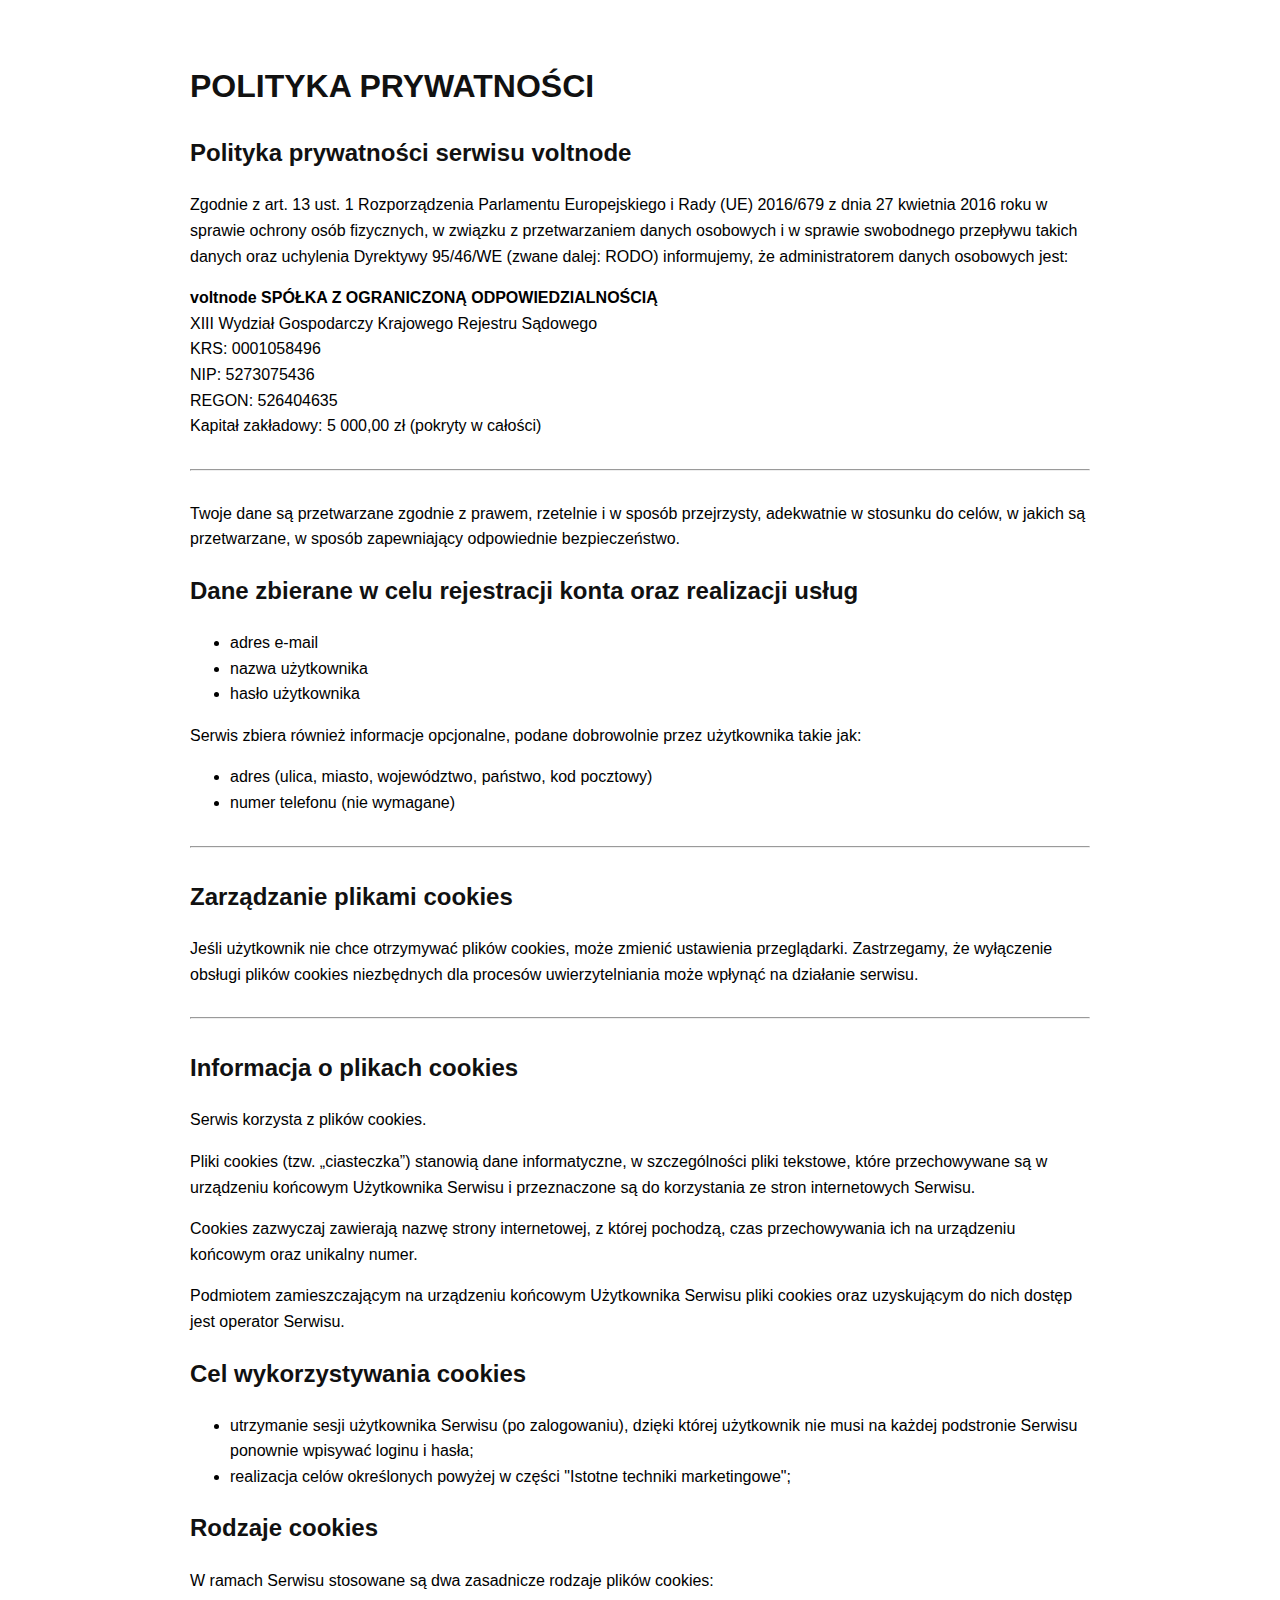
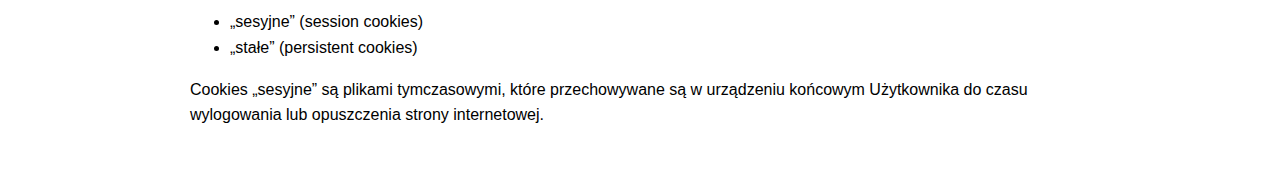
<file: cookies.html>
<!DOCTYPE html>
<html lang="pl">
<head>
  <meta charset="UTF-8">
  <title>Polityka Prywatności i Cookies - Voltnode</title>

  <style>
    body {
      font-family: Arial, sans-serif;
      padding: 40px;
      line-height: 1.6;
      max-width: 900px;
      margin: auto;
    }

    h1, h2 {
      color: #111;
    }

    ul {
      margin-top: 10px;
    }

    hr {
      margin: 30px 0;
    }
  </style>
</head>
<body>

<h1>POLITYKA PRYWATNOŚCI</h1>

<h2>Polityka prywatności serwisu voltnode</h2>

<p>
Zgodnie z art. 13 ust. 1 Rozporządzenia Parlamentu Europejskiego i Rady (UE) 2016/679
z dnia 27 kwietnia 2016 roku w sprawie ochrony osób fizycznych, w związku z
przetwarzaniem danych osobowych i w sprawie swobodnego przepływu takich danych oraz
uchylenia Dyrektywy 95/46/WE (zwane dalej: RODO) informujemy, że administratorem
danych osobowych jest:
</p>

<p>
<strong>voltnode SPÓŁKA Z OGRANICZONĄ ODPOWIEDZIALNOŚCIĄ</strong><br>
XIII Wydział Gospodarczy Krajowego Rejestru Sądowego<br>
KRS: 0001058496<br>
NIP: 5273075436<br>
REGON: 526404635<br>
Kapitał zakładowy: 5 000,00 zł (pokryty w całości)
</p>

<hr>

<p>
Twoje dane są przetwarzane zgodnie z prawem, rzetelnie i w sposób przejrzysty,
adekwatnie w stosunku do celów, w jakich są przetwarzane, w sposób zapewniający
odpowiednie bezpieczeństwo.
</p>

<h2>Dane zbierane w celu rejestracji konta oraz realizacji usług</h2>

<ul>
  <li>adres e-mail</li>
  <li>nazwa użytkownika</li>
  <li>hasło użytkownika</li>
</ul>

<p>
Serwis zbiera również informacje opcjonalne, podane dobrowolnie przez użytkownika takie jak:
</p>

<ul>
  <li>adres (ulica, miasto, województwo, państwo, kod pocztowy)</li>
  <li>numer telefonu (nie wymagane)</li>
</ul>

<hr>

<h2>Zarządzanie plikami cookies</h2>

<p>
Jeśli użytkownik nie chce otrzymywać plików cookies, może zmienić ustawienia
przeglądarki. Zastrzegamy, że wyłączenie obsługi plików cookies niezbędnych dla
procesów uwierzytelniania może wpłynąć na działanie serwisu.
</p>

<hr>

<h2>Informacja o plikach cookies</h2>

<p>
Serwis korzysta z plików cookies.
</p>

<p>
Pliki cookies (tzw. „ciasteczka”) stanowią dane informatyczne, w szczególności pliki
tekstowe, które przechowywane są w urządzeniu końcowym Użytkownika Serwisu i
przeznaczone są do korzystania ze stron internetowych Serwisu.
</p>

<p>
Cookies zazwyczaj zawierają nazwę strony internetowej, z której pochodzą, czas
przechowywania ich na urządzeniu końcowym oraz unikalny numer.
</p>

<p>
Podmiotem zamieszczającym na urządzeniu końcowym Użytkownika Serwisu pliki cookies
oraz uzyskującym do nich dostęp jest operator Serwisu.
</p>

<h2>Cel wykorzystywania cookies</h2>

<ul>
  <li>
    utrzymanie sesji użytkownika Serwisu (po zalogowaniu), dzięki której użytkownik
    nie musi na każdej podstronie Serwisu ponownie wpisywać loginu i hasła;
  </li>
  <li>
    realizacja celów określonych powyżej w części "Istotne techniki marketingowe";
  </li>
</ul>

<h2>Rodzaje cookies</h2>

<p>
W ramach Serwisu stosowane są dwa zasadnicze rodzaje plików cookies:
</p>

<ul>
  <li>„sesyjne” (session cookies)</li>
  <li>„stałe” (persistent cookies)</li>
</ul>

<p>
Cookies „sesyjne” są plikami tymczasowymi, które przechowywane są w urządzeniu
końcowym Użytkownika do czasu wylogowania lub opuszczenia strony internetowej.
</p>

</body>
</html>
</file>
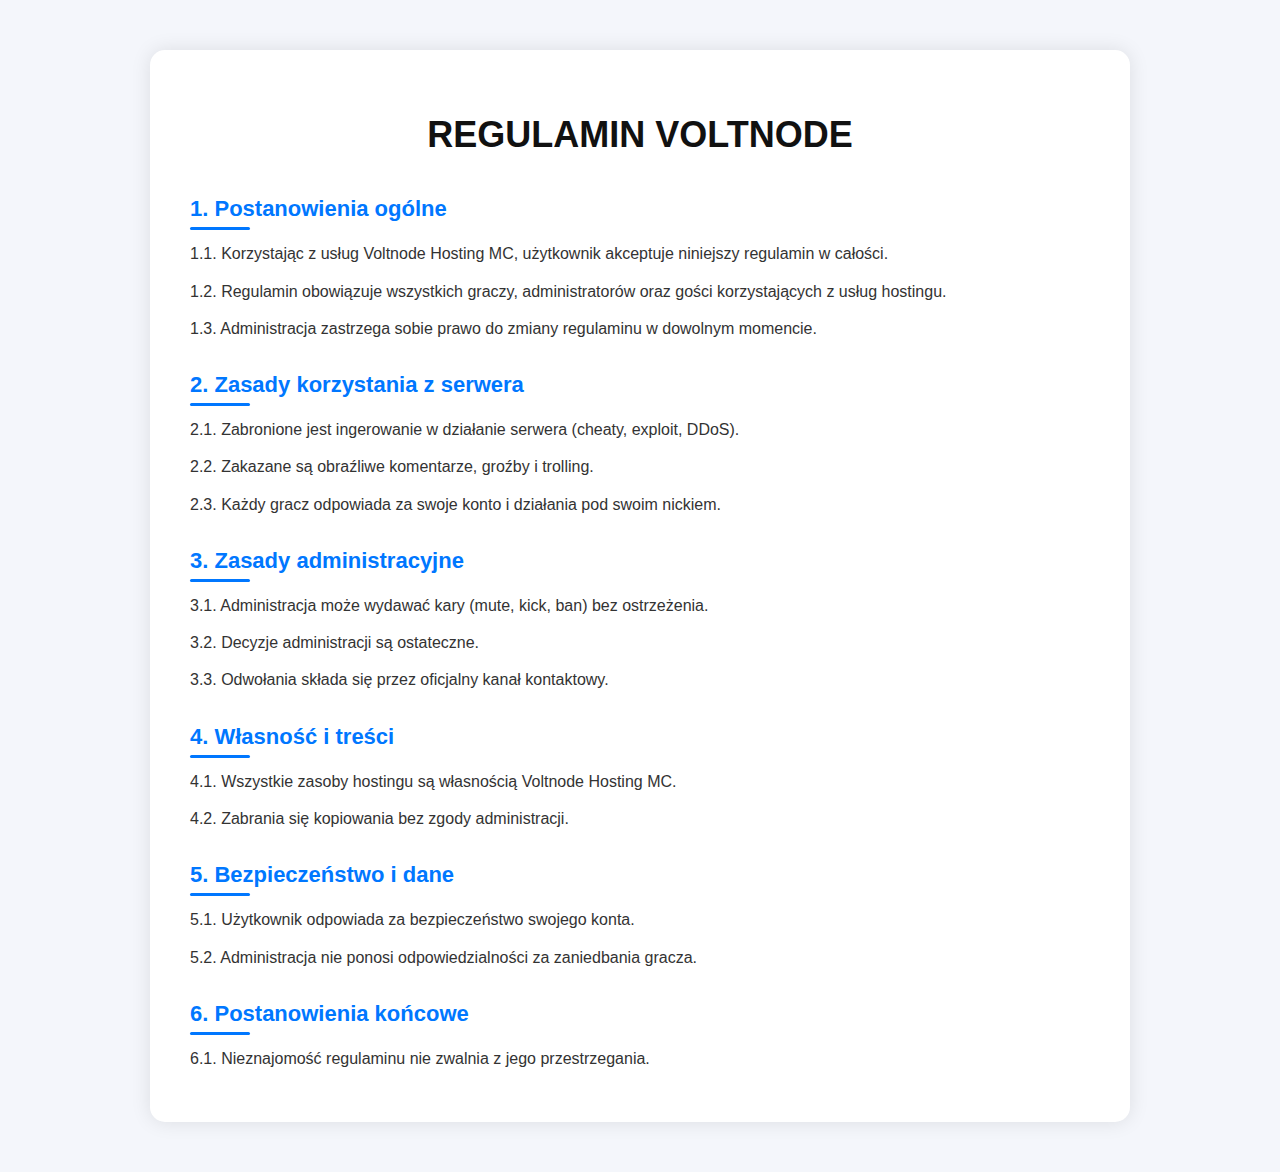
<file: regulamin.html>
<!DOCTYPE html>
<html lang="pl">
<head>
  <meta charset="UTF-8">
  <title>Regulamin - Voltnode</title>

  <style>
    body {
      font-family: Arial, sans-serif;
      background: #f4f6fb;
      margin: 0;
      padding: 0;
    }

    .container {
      max-width: 900px;
      margin: 50px auto;
      background: white;
      padding: 40px;
      border-radius: 15px;
      box-shadow: 0 0 20px rgba(0,0,0,0.1);

      animation: fadeIn 1s ease;
    }

    h1 {
      text-align: center;
      font-size: 36px;
      margin-bottom: 40px;
      color: #111;
      animation: slideDown 1s ease;
    }

    h2 {
      margin-top: 30px;
      color: #0077ff;
      font-size: 22px;
      position: relative;
    }

    h2::after {
      content: "";
      width: 60px;
      height: 3px;
      background: #0077ff;
      position: absolute;
      bottom: -8px;
      left: 0;
      border-radius: 5px;
    }

    p {
      margin: 10px 0;
      color: #333;
      line-height: 1.7;
      font-size: 16px;
      animation: fadeText 0.8s ease;
    }

    @keyframes fadeIn {
      from {opacity: 0;}
      to {opacity: 1;}
    }

    @keyframes slideDown {
      from {opacity: 0; transform: translateY(-30px);}
      to {opacity: 1; transform: translateY(0);}
    }

    @keyframes fadeText {
      from {opacity: 0; transform: translateX(-10px);}
      to {opacity: 1; transform: translateX(0);}
    }
  </style>
</head>
<body>

<div class="container">

  <h1>REGULAMIN VOLTNODE</h1>

  <h2>1. Postanowienia ogólne</h2>
  <p>1.1. Korzystając z usług Voltnode Hosting MC, użytkownik akceptuje niniejszy regulamin w całości.</p>
  <p>1.2. Regulamin obowiązuje wszystkich graczy, administratorów oraz gości korzystających z usług hostingu.</p>
  <p>1.3. Administracja zastrzega sobie prawo do zmiany regulaminu w dowolnym momencie.</p>

  <h2>2. Zasady korzystania z serwera</h2>
  <p>2.1. Zabronione jest ingerowanie w działanie serwera (cheaty, exploit, DDoS).</p>
  <p>2.2. Zakazane są obraźliwe komentarze, groźby i trolling.</p>
  <p>2.3. Każdy gracz odpowiada za swoje konto i działania pod swoim nickiem.</p>

  <h2>3. Zasady administracyjne</h2>
  <p>3.1. Administracja może wydawać kary (mute, kick, ban) bez ostrzeżenia.</p>
  <p>3.2. Decyzje administracji są ostateczne.</p>
  <p>3.3. Odwołania składa się przez oficjalny kanał kontaktowy.</p>

  <h2>4. Własność i treści</h2>
  <p>4.1. Wszystkie zasoby hostingu są własnością Voltnode Hosting MC.</p>
  <p>4.2. Zabrania się kopiowania bez zgody administracji.</p>

  <h2>5. Bezpieczeństwo i dane</h2>
  <p>5.1. Użytkownik odpowiada za bezpieczeństwo swojego konta.</p>
  <p>5.2. Administracja nie ponosi odpowiedzialności za zaniedbania gracza.</p>

  <h2>6. Postanowienia końcowe</h2>
  <p>6.1. Nieznajomość regulaminu nie zwalnia z jego przestrzegania.</p>

</div>

</body>
</html>
</file>
